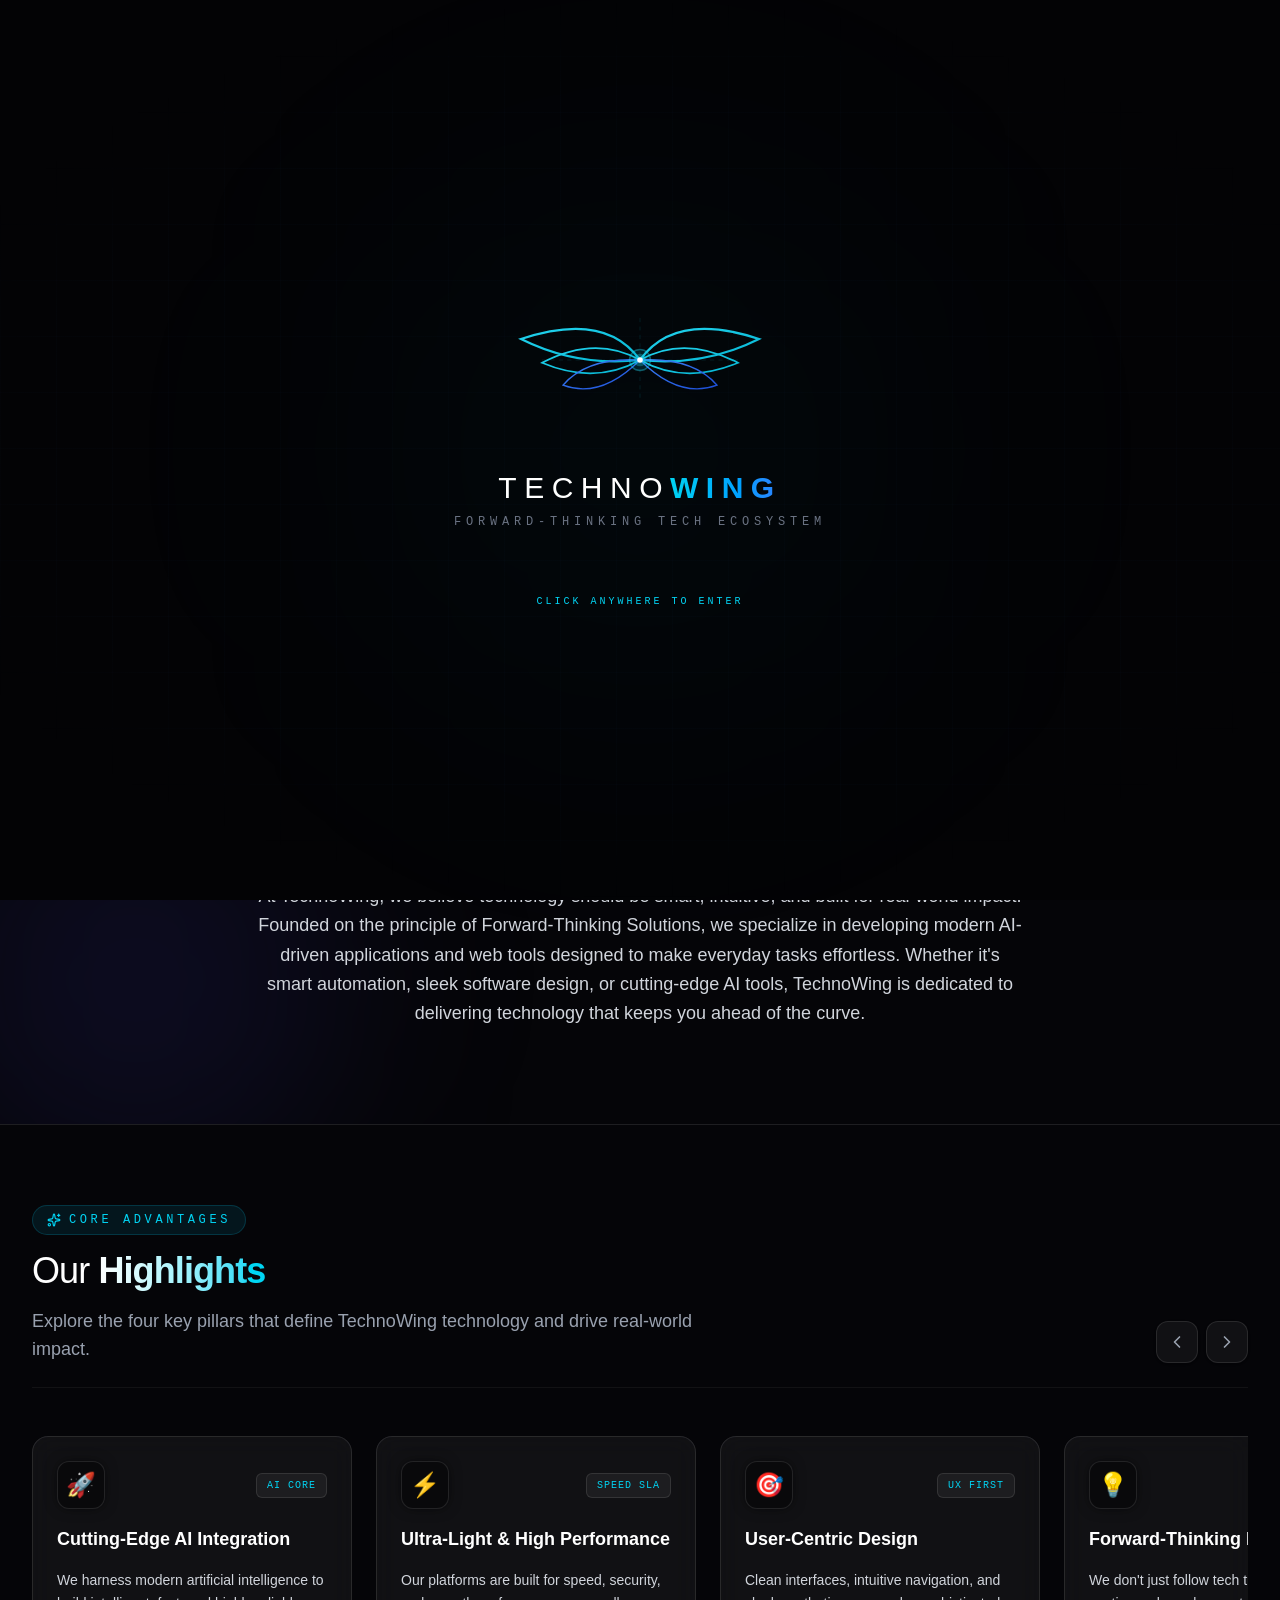
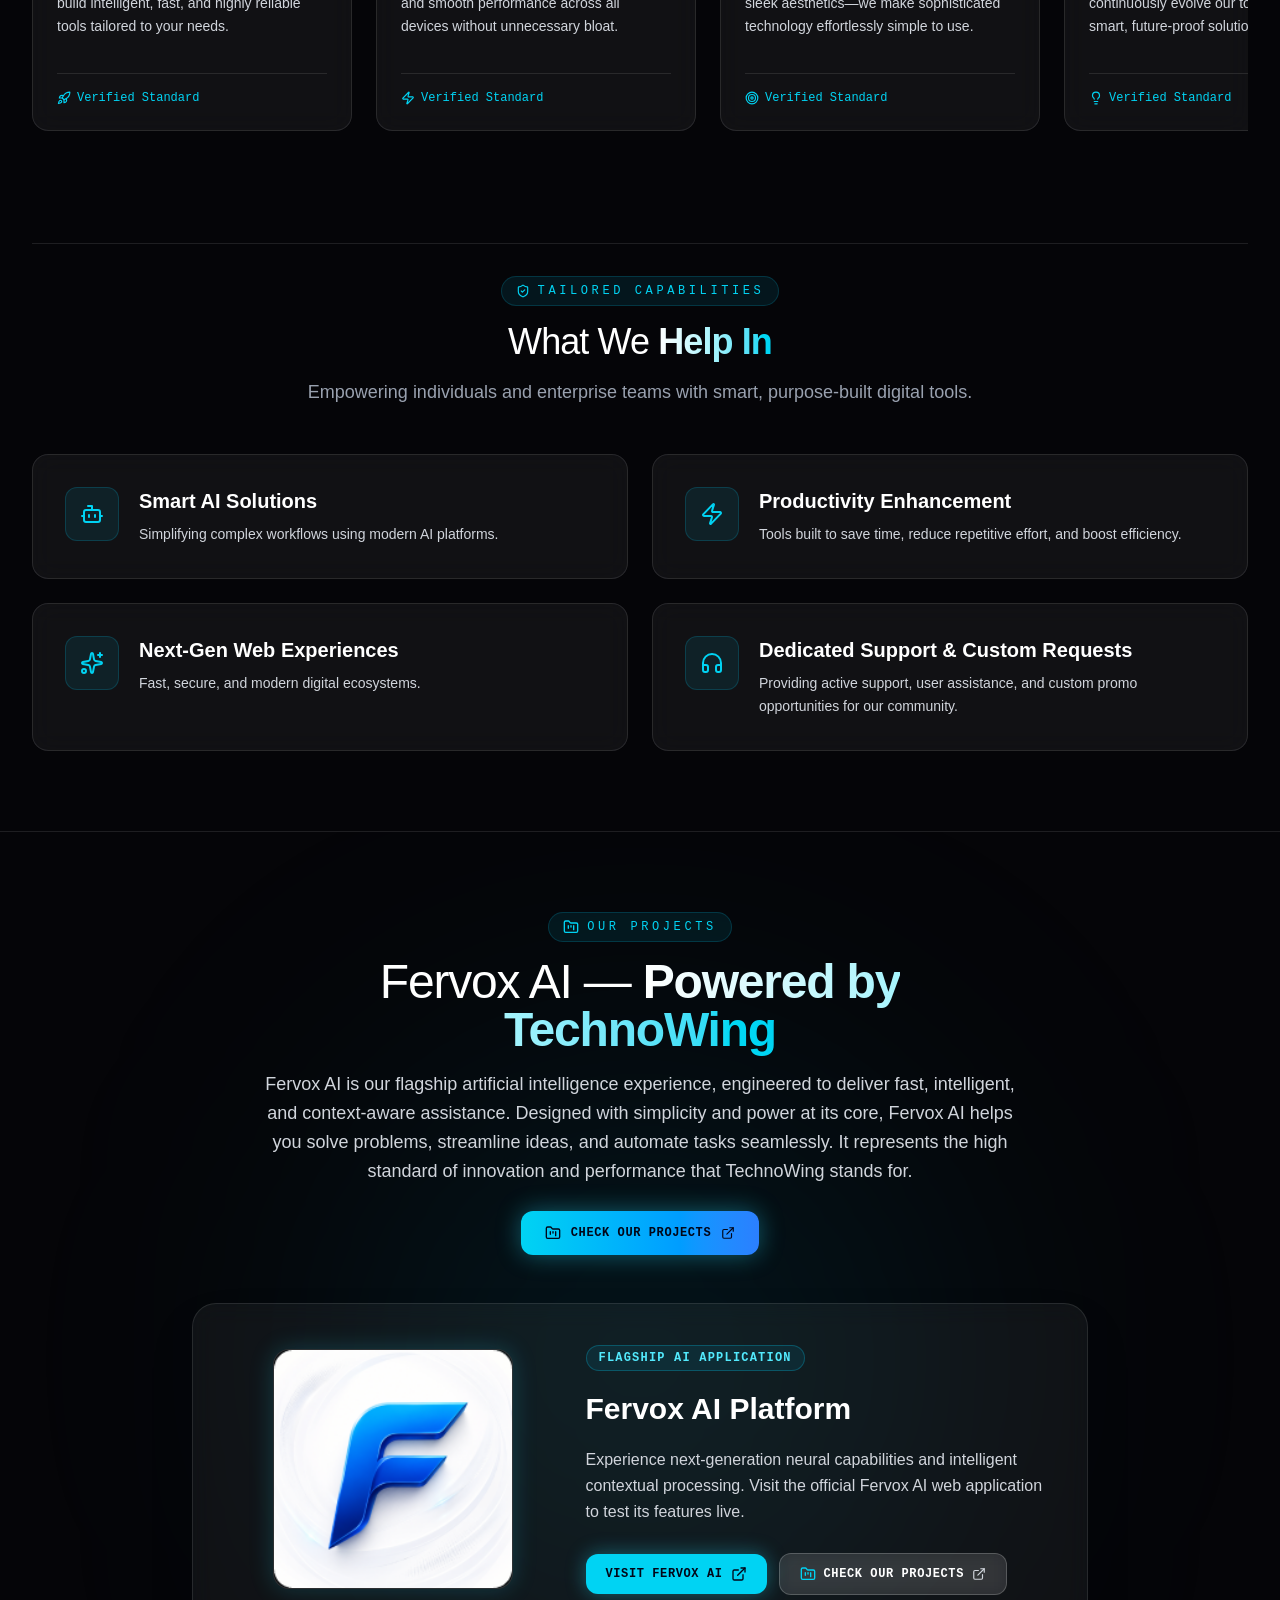
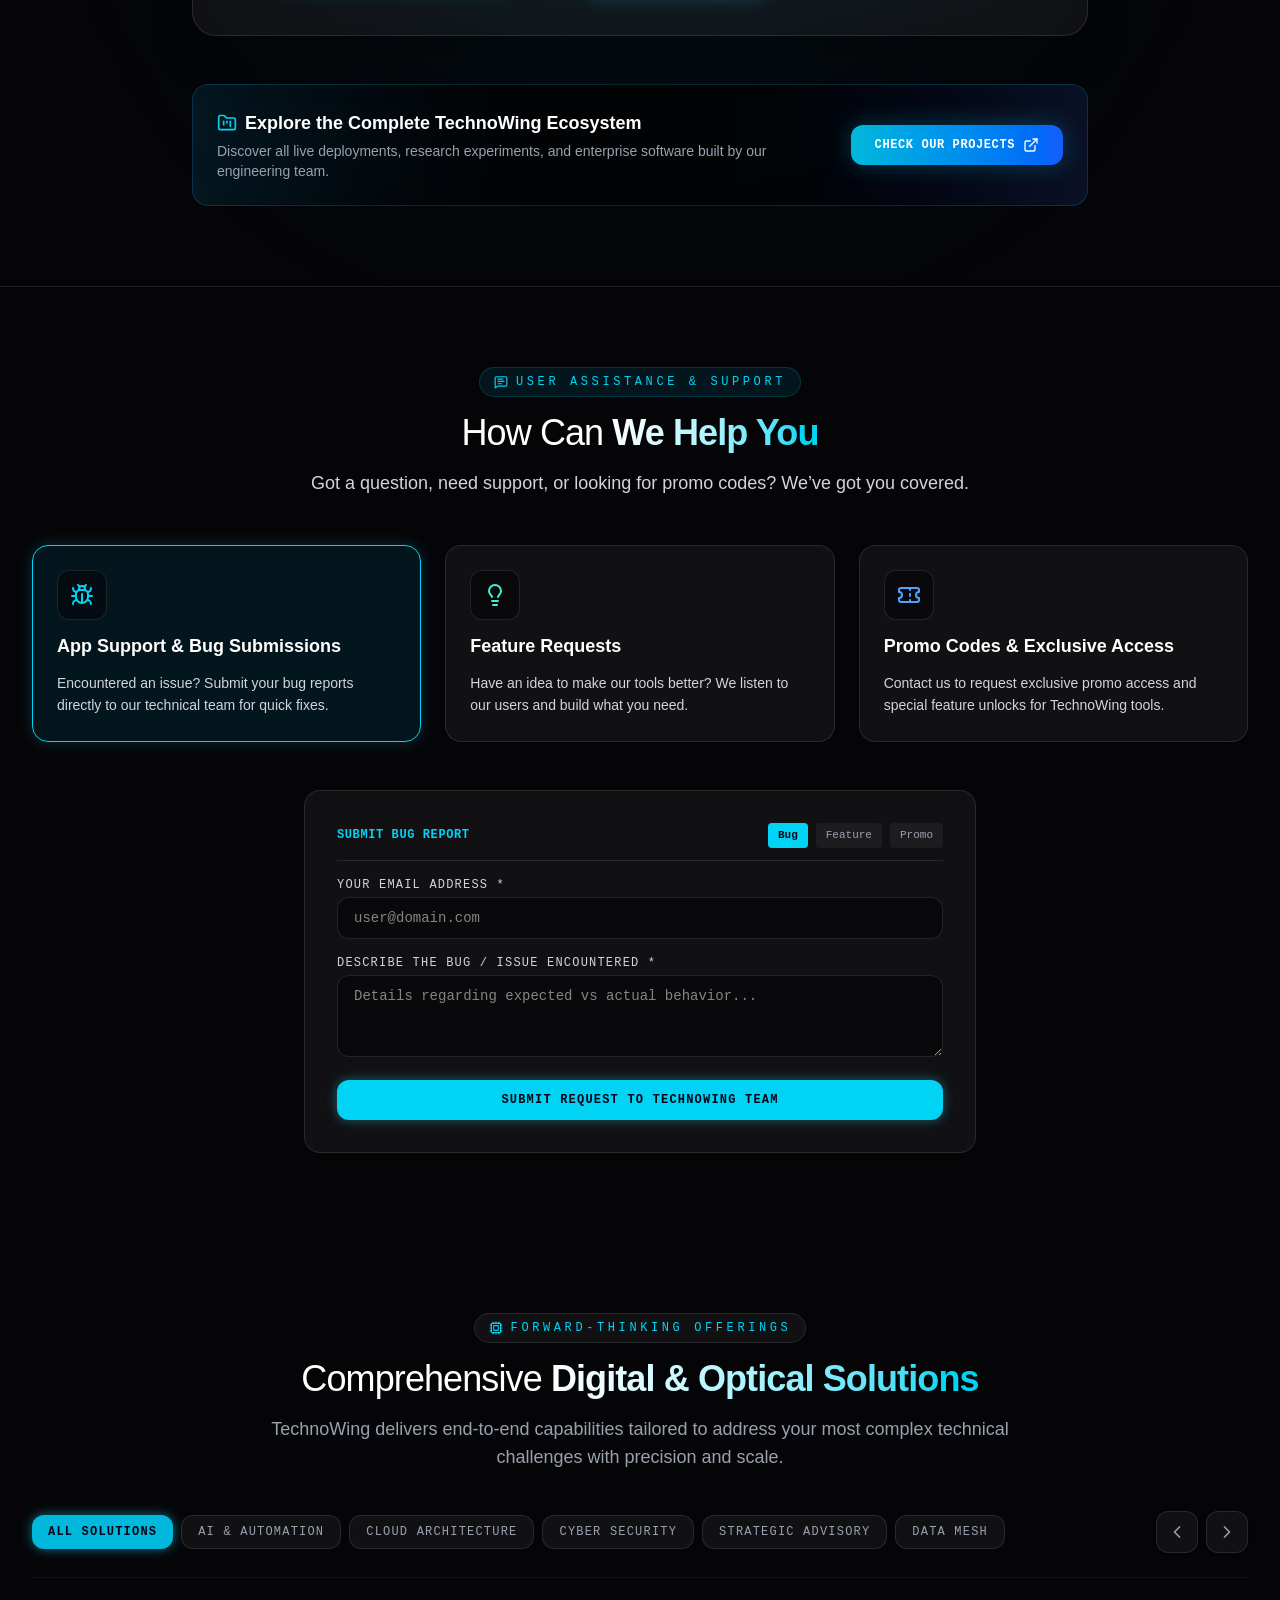
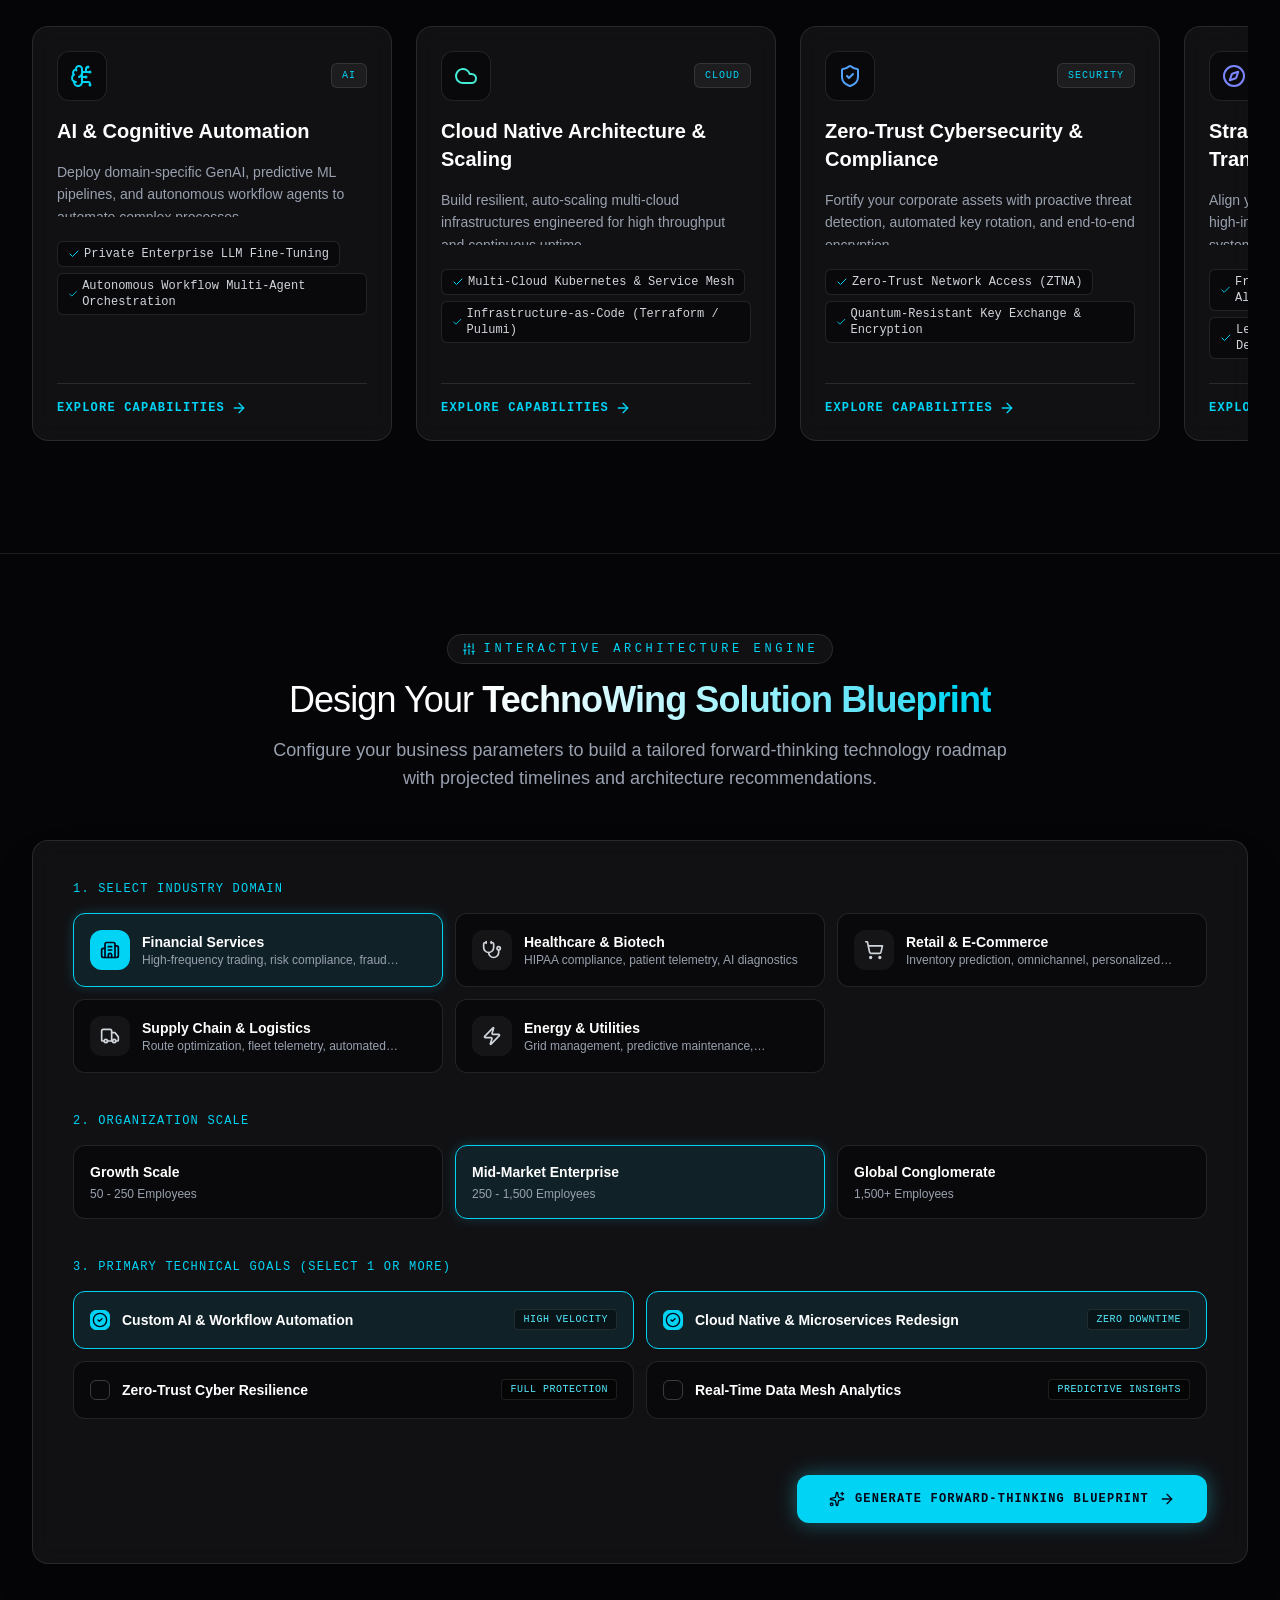
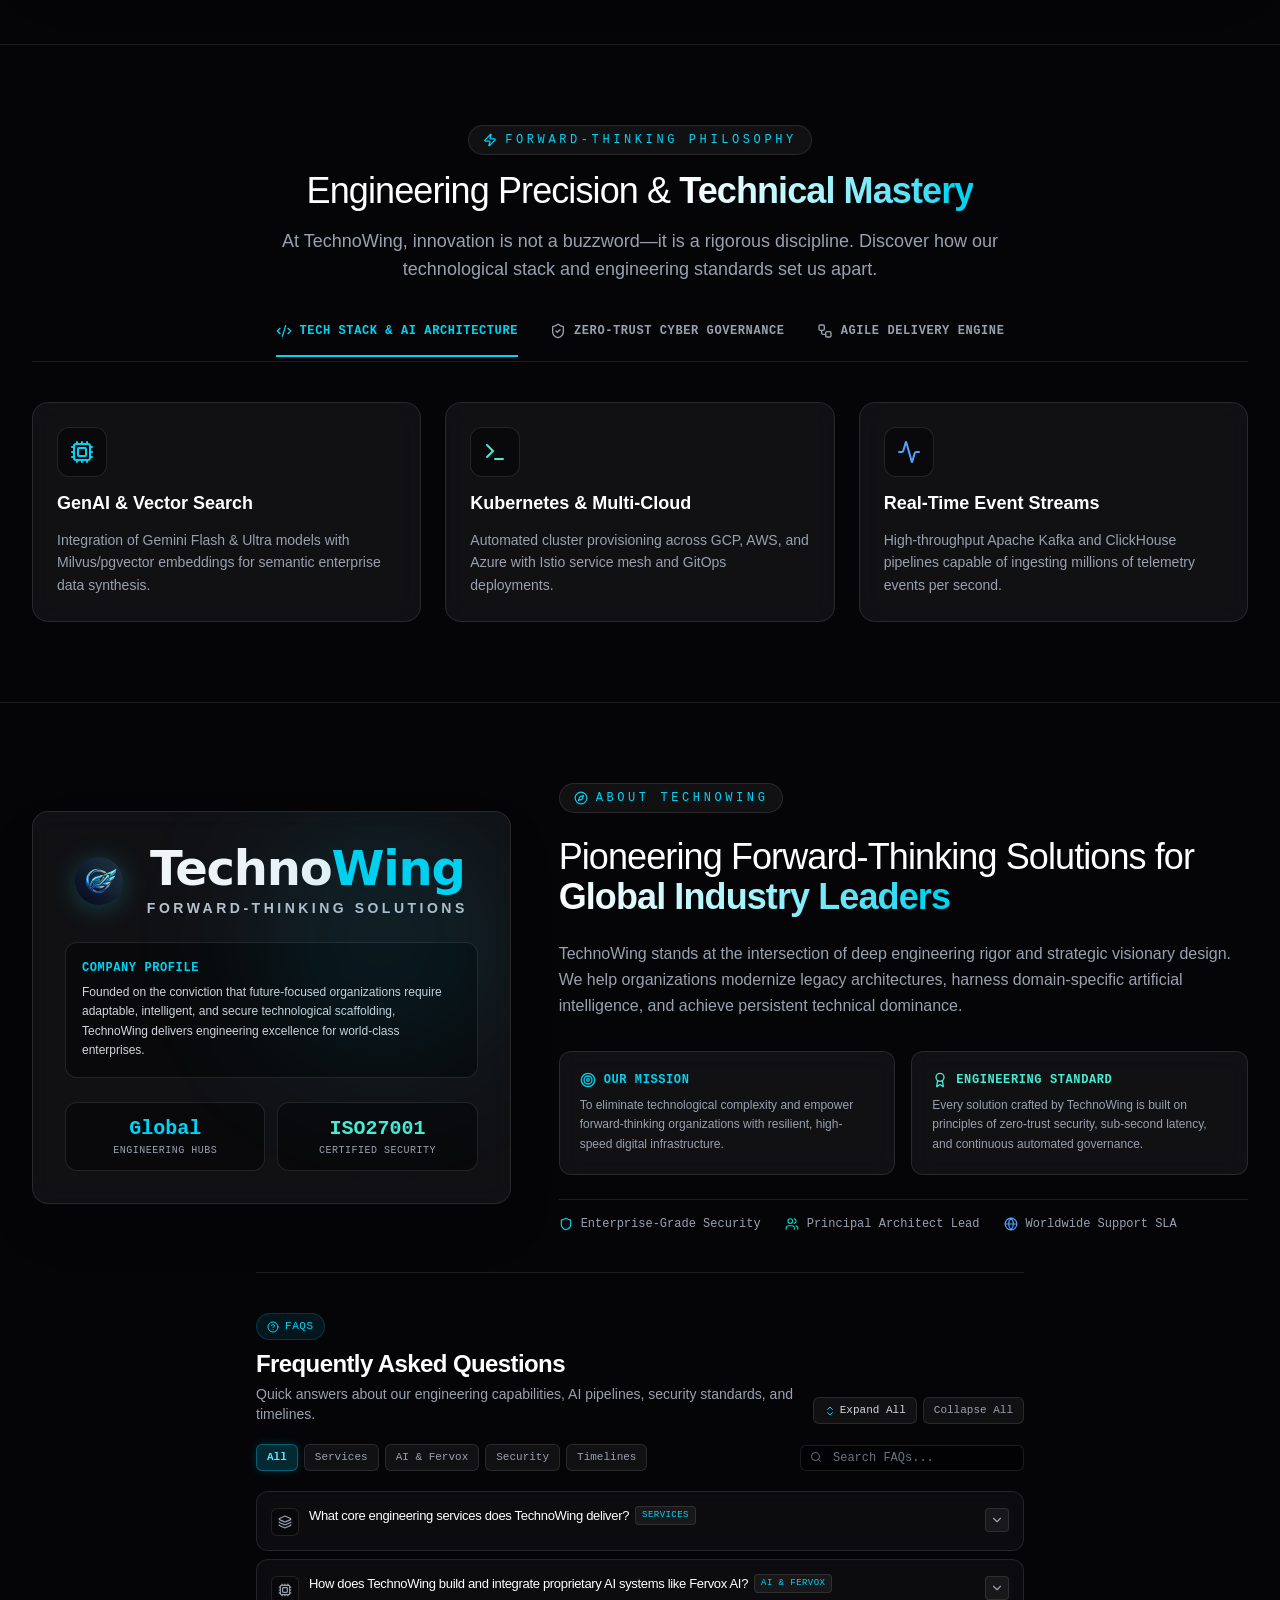
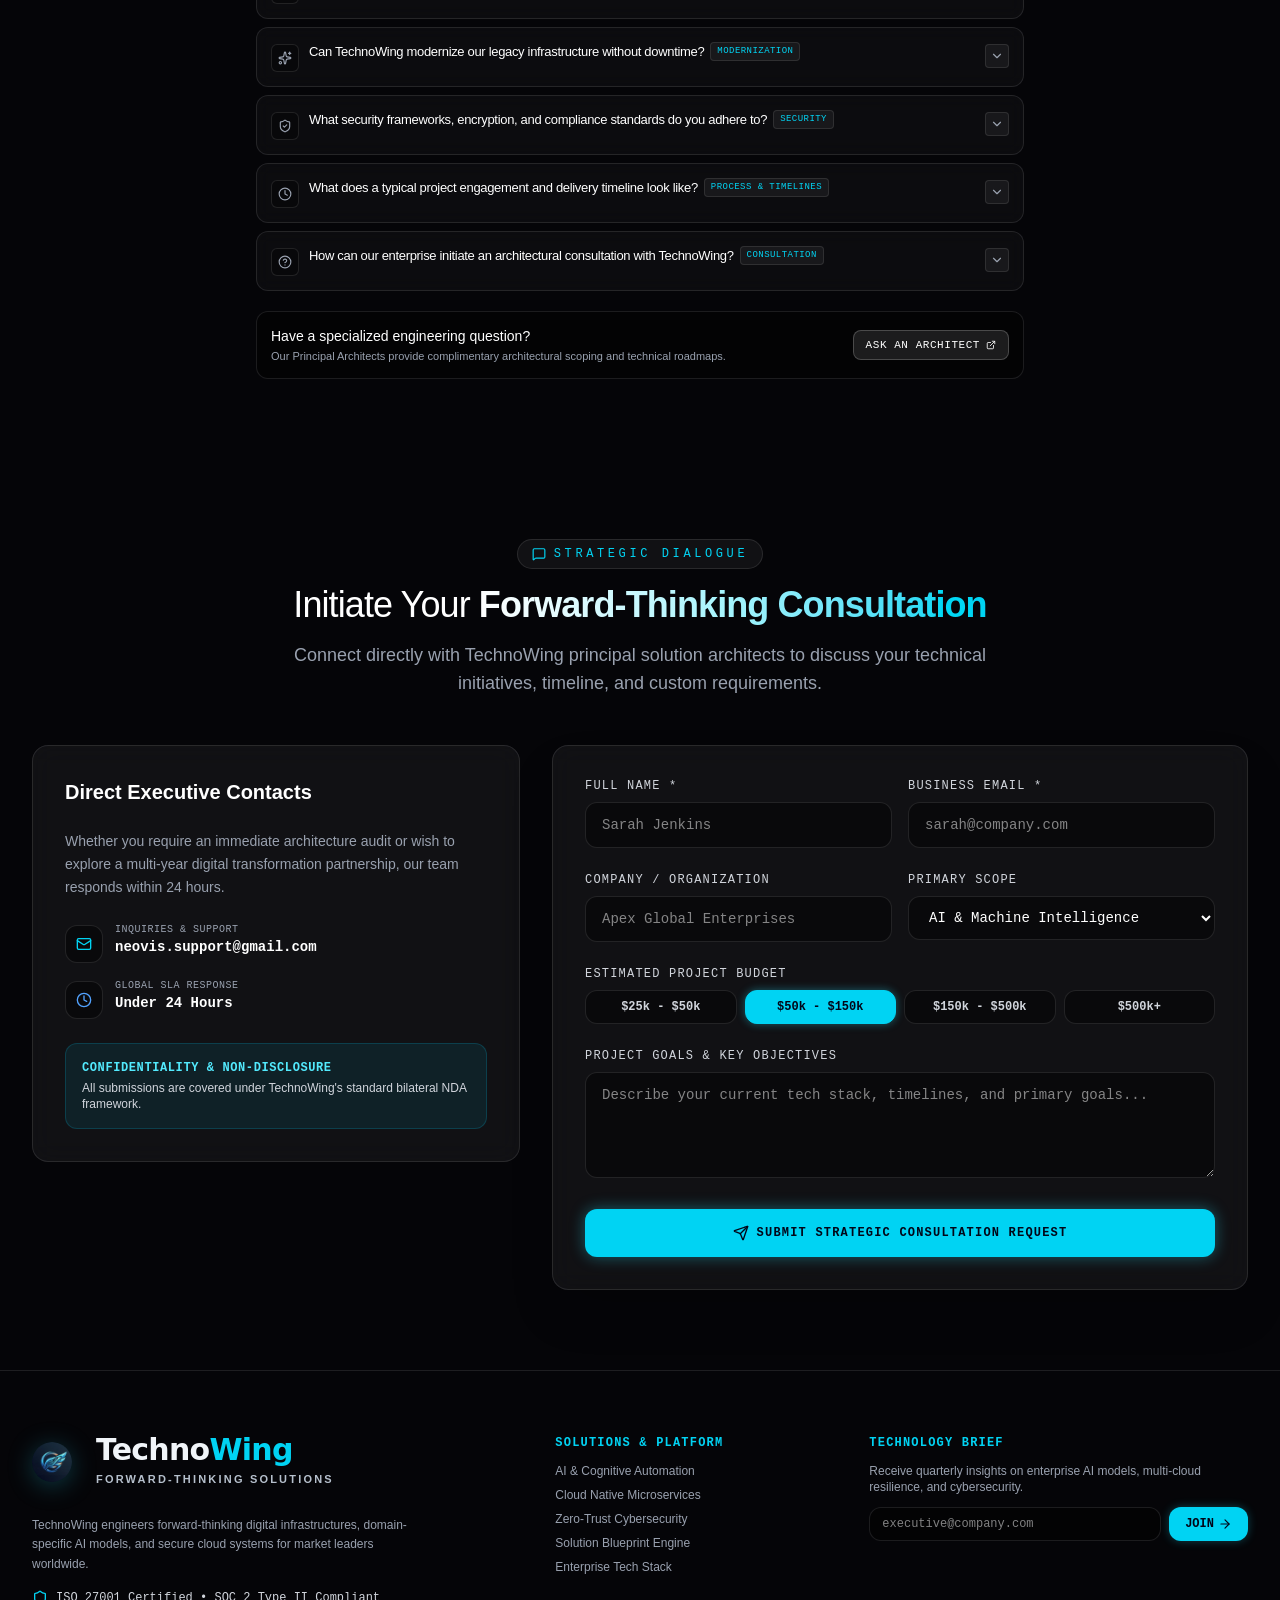
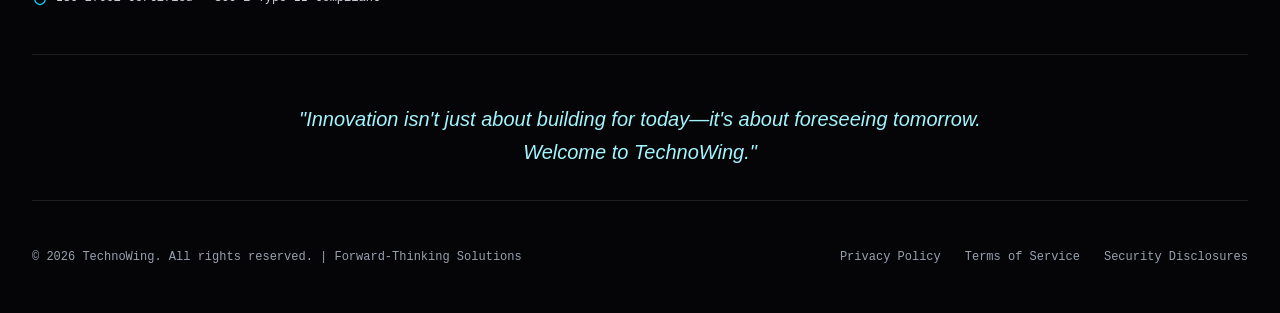
<file: docs/index.html>
<!doctype html>
<html lang="en">
  <head>
    <meta charset="UTF-8" />
    <meta name="viewport" content="width=device-width, initial-scale=1.0" />
    <title>TechnoWing — Forward-Thinking Solutions</title>
    <meta name="description" content="TechnoWing designs and engineers forward-thinking digital infrastructures, domain-specific AI models, and secure cloud systems for market leaders worldwide." />
    <link rel="icon" type="image/png" href="./favicon.png" />
    <link rel="shortcut icon" href="./favicon.ico" />
    <link rel="apple-touch-icon" href="./apple-touch-icon.png" />
    <meta property="og:title" content="TechnoWing — Forward-Thinking Solutions" />
    <meta property="og:description" content="TechnoWing designs and engineers forward-thinking digital infrastructures, domain-specific AI models, and secure cloud systems for market leaders worldwide." />
    <meta property="og:image" content="./favicon.png" />
    <meta name="google-site-verification" content="google17517f42ff27fd3a" />
    <meta name="google-site-verification" content="google61bf998b077262b5" />
    <script type="module" crossorigin src="./assets/index-C5XJn-50.js"></script>
    <link rel="stylesheet" crossorigin href="./assets/index-52Q79pE4.css">
  </head>
  <body>
    <div id="root"></div>
  </body>
</html>
</file>
